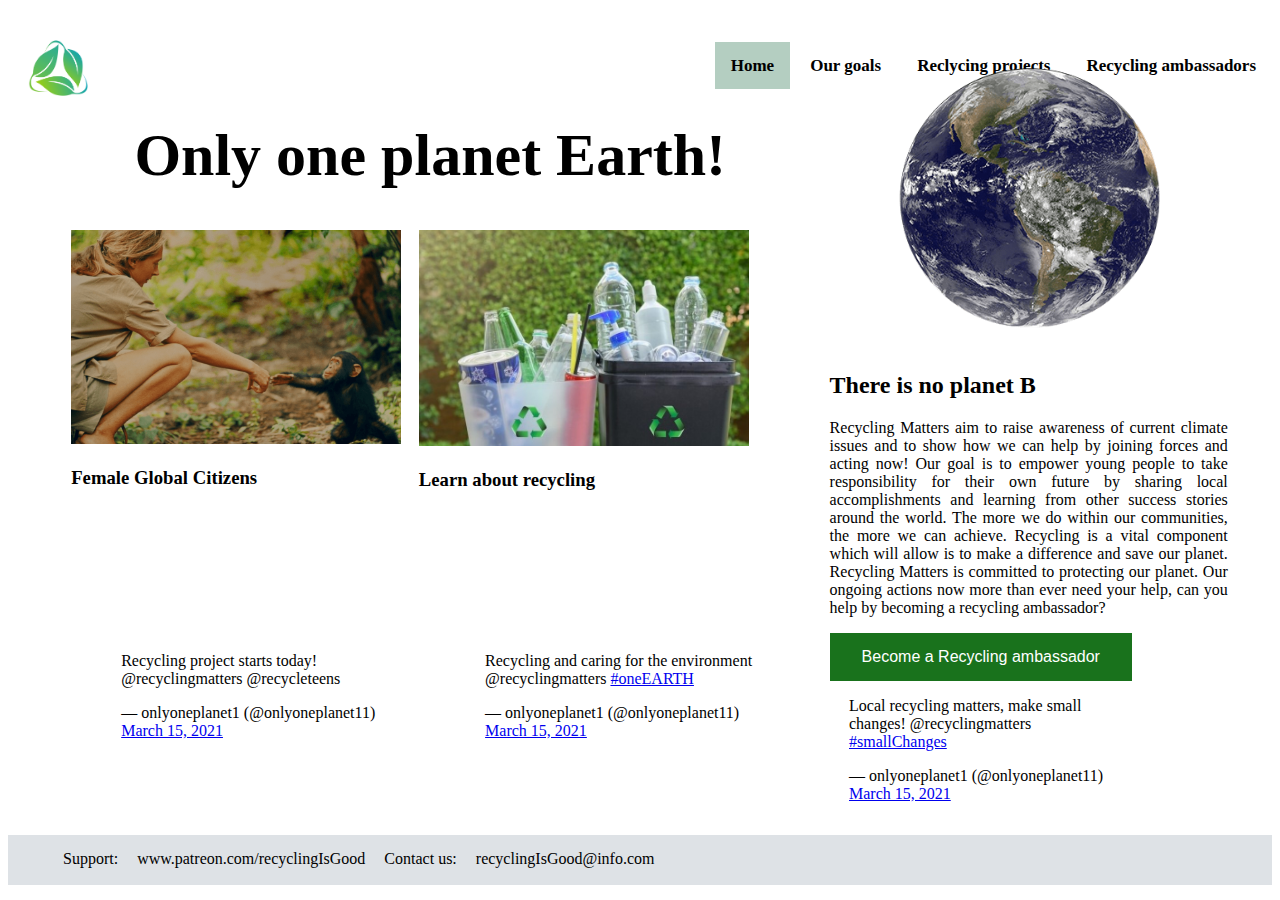
<file: index.html>
<!DOCTYPE html>
<html lang="en">

<head>
    <meta charset="UTF-8" />
    <meta http-equiv="X-UA-Compatible" content="IE=edge" />
    <meta name="viewport" content="width=device-width, initial-scale=1.0" />
    <script async src="https://platform.twitter.com/widgets.js" charset="utf-8"></script>
    <title>Only one planet Earth</title>
    <link rel="stylesheet" href="./css/style.css" />
    <link rel="Javascript" href="groupP.js" />
    <link rel="form" href="signup/form.html" />
</head>

<body>
    <nav class="navbar-nav">
        <img id="leaf-logo" src="./images/leaf-logo.png" alt="leaf recycle logo">
        <ul>
            <li><a class='active-page' href="index.html">Home</a></li>
            <li><a class="nav-link" href="ourgoals.html">Our goals</a></li>
            <li><a class="nav-link" href="recyclingprojects.html">Reclycing projects</a></li>
            <li><a class="nav-link" href="recyclingambassadors.html">Recycling ambassadors </a></li>
        </ul>
    </nav>

    <h1>Only one planet Earth!</h1>

    <div class="articles">
        <div>
            <img src="./images/global-citizens.png" />
            <h3>Female Global Citizens</h3>
        </div>
        <div>
            <img src="./images/recycling.jpg" alt="reclycing" />
            <h3>Learn about recycling</h3>
        </div>
    </div>

    <div id="planetB">
        <img src="./images/earth1.png" alt="planet earth" />
        <h2>There is no planet B</h2>
        <p>
            Recycling Matters aim to raise awareness of current climate issues and to show how we can help by joining forces and acting now! Our goal is to empower young people to take responsibility for their own future by sharing local accomplishments and learning
            from other success stories around the world. The more we do within our communities, the more we can achieve. Recycling is a vital component which will allow is to make a difference and save our planet. Recycling Matters is committed to protecting
            our planet. Our ongoing actions now more than ever need your help, can you help by becoming a recycling ambassador?
        </p>
        <button class="join">
        <a class="btn btn-primary" href="signup/form.html" role="Button">Become a Recycling ambassador</a>
      </button>
    </div>

    <div class="tweets">
        <div>
            <blockquote class="twitter-tweet">
                <p lang="en" dir="ltr">
                    Recycling project starts today! @recyclingmatters @recycleteens
                </p>
                &mdash; onlyoneplanet1 (@onlyoneplanet11)
                <a href="https://twitter.com/onlyoneplanet11/status/1371473548842258433?ref_src=twsrc%5Etfw">March 15, 2021</a
          >
        </blockquote>
      </div>
      <div>
        <blockquote class="twitter-tweet">
          <p lang="en" dir="ltr">
            Recycling and caring for the environment @recyclingmatters
            <a
              href="https://twitter.com/hashtag/oneEARTH?src=hash&amp;ref_src=twsrc%5Etfw"
              >#oneEARTH</a
            >
          </p>
          &mdash; onlyoneplanet1 (@onlyoneplanet11)
          <a
            href="https://twitter.com/onlyoneplanet11/status/1371473852509908993?ref_src=twsrc%5Etfw"
            >March 15, 2021</a
          >
        </blockquote>
      </div>
      <div>
        <blockquote class="twitter-tweet">
          <p lang="en" dir="ltr">
            Local recycling matters, make small changes! @recyclingmatters
            <a
              href="https://twitter.com/hashtag/smallChanges?src=hash&amp;ref_src=twsrc%5Etfw"
              >#smallChanges</a
            >
          </p>
          &mdash; onlyoneplanet1 (@onlyoneplanet11)
          <a
            href="https://twitter.com/onlyoneplanet11/status/1371474060106989570?ref_src=twsrc%5Etfw"
            >March 15, 2021</a
          >
        </blockquote>
      </div>
    </div>
    <footer>
      <ul>
          <li>Support:</li>
          <li>www.patreon.com/recyclingIsGood</li>
          <li>Contact us:</li>
          <li>recyclingIsGood@info.com</li>
      </ul>
  </footer>
  </body>
</html>
</file>
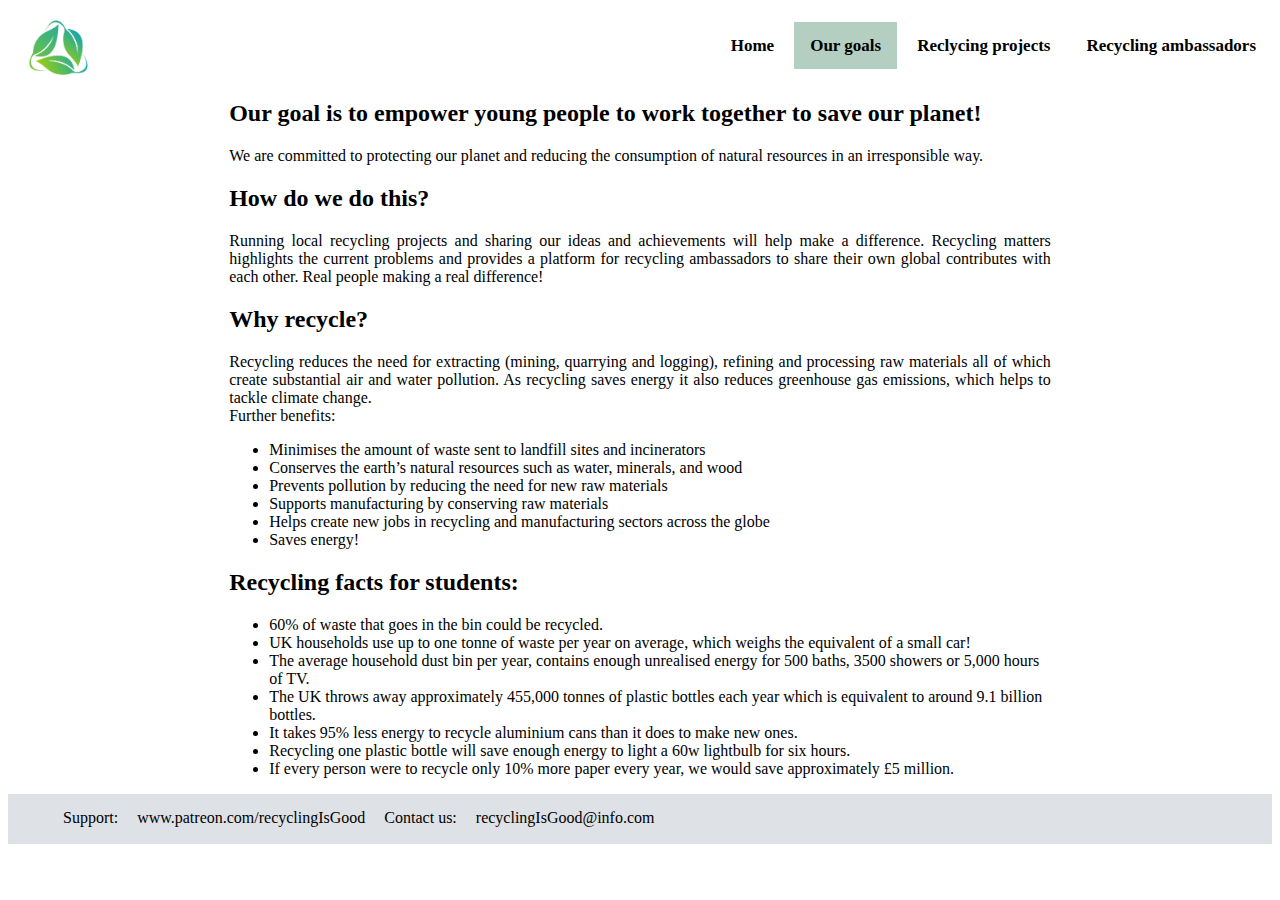
<file: ourgoals.html>
<!DOCTYPE html>
<html lang="en">

<head>
    <meta charset="UTF-8" />
    <meta http-equiv="X-UA-Compatible" content="IE=edge" />
    <meta name="viewport" content="width=device-width, initial-scale=1.0" />
    <title>Only one planet Earth</title>
    <link rel="stylesheet" href="./css/style.css" />
    <link rel="Javascript" href="groupP.js" />
</head>

<body>

    <nav class="navbar-nav">
        <img id="leaf-logo" src="./images/leaf-logo.png" alt="leaf recycle logo">
        <ul>
            <li><a class="nav-link" href="index.html">Home</a></li>
            <li><a class='active-page' href="ourgoals.html">Our goals</a></li>
            <li><a class="nav-link" href="recyclingprojects.html">Reclycing projects</a></li>
            <li><a class="nav-link" href="recyclingambassadors.html">Recycling ambassadors </a></li>
        </ul>
    </nav>
    <div class="text2">
        <h2>Our goal is to empower young people to work together to save our planet!</h2>
        <p>We are committed to protecting our planet and reducing the consumption of natural resources in an irresponsible way.</p>
        <h2>How do we do this?</h2>
        <p>Running local recycling projects and sharing our ideas and achievements will help make a difference. Recycling matters highlights the current problems and provides a platform for recycling ambassadors to share their own global contributes with
            each other. Real people making a real difference!</p>
        <h2>Why recycle?</h2>
        <p>Recycling reduces the need for extracting (mining, quarrying and logging), refining and processing raw materials all of which create substantial air and water pollution. As recycling saves energy it also reduces greenhouse gas emissions, which
            helps to tackle climate change.<br>Further benefits:</p>
        <ul>
            <li>Minimises the amount of waste sent to landfill sites and incinerators</li>
            <li>Conserves the earth’s natural resources such as water, minerals, and wood</li>
            <li>Prevents pollution by reducing the need for new raw materials</li>
            <li>Supports manufacturing by conserving raw materials</li>
            <li>Helps create new jobs in recycling and manufacturing sectors across the globe</li>
            <li>Saves energy!</li>
        </ul>
        <h2>Recycling facts for students:</h2>
        <ul>
            <li>60% of waste that goes in the bin could be recycled.</li>
            <li>UK households use up to one tonne of waste per year on average, which weighs the equivalent of a small car!</li>
            <li>The average household dust bin per year, contains enough unrealised energy for 500 baths, 3500 showers or 5,000 hours of TV.</li>
            <li>The UK throws away approximately 455,000 tonnes of plastic bottles each year which is equivalent to around 9.1 billion bottles.</li>
            <li>It takes 95% less energy to recycle aluminium cans than it does to make new ones.</li>
            <li>Recycling one plastic bottle will save enough energy to light a 60w lightbulb for six hours.</li>
            <li>If every person were to recycle only 10% more paper every year, we would save approximately £5 million.</li>
        </ul>
    </div>

    <footer>
        <ul>
            <li>Support:</li>
            <li>www.patreon.com/recyclingIsGood</li>
            <li>Contact us:</li>
            <li>recyclingIsGood@info.com</li>
        </ul>
    </footer>
</body>

</html>
</file>
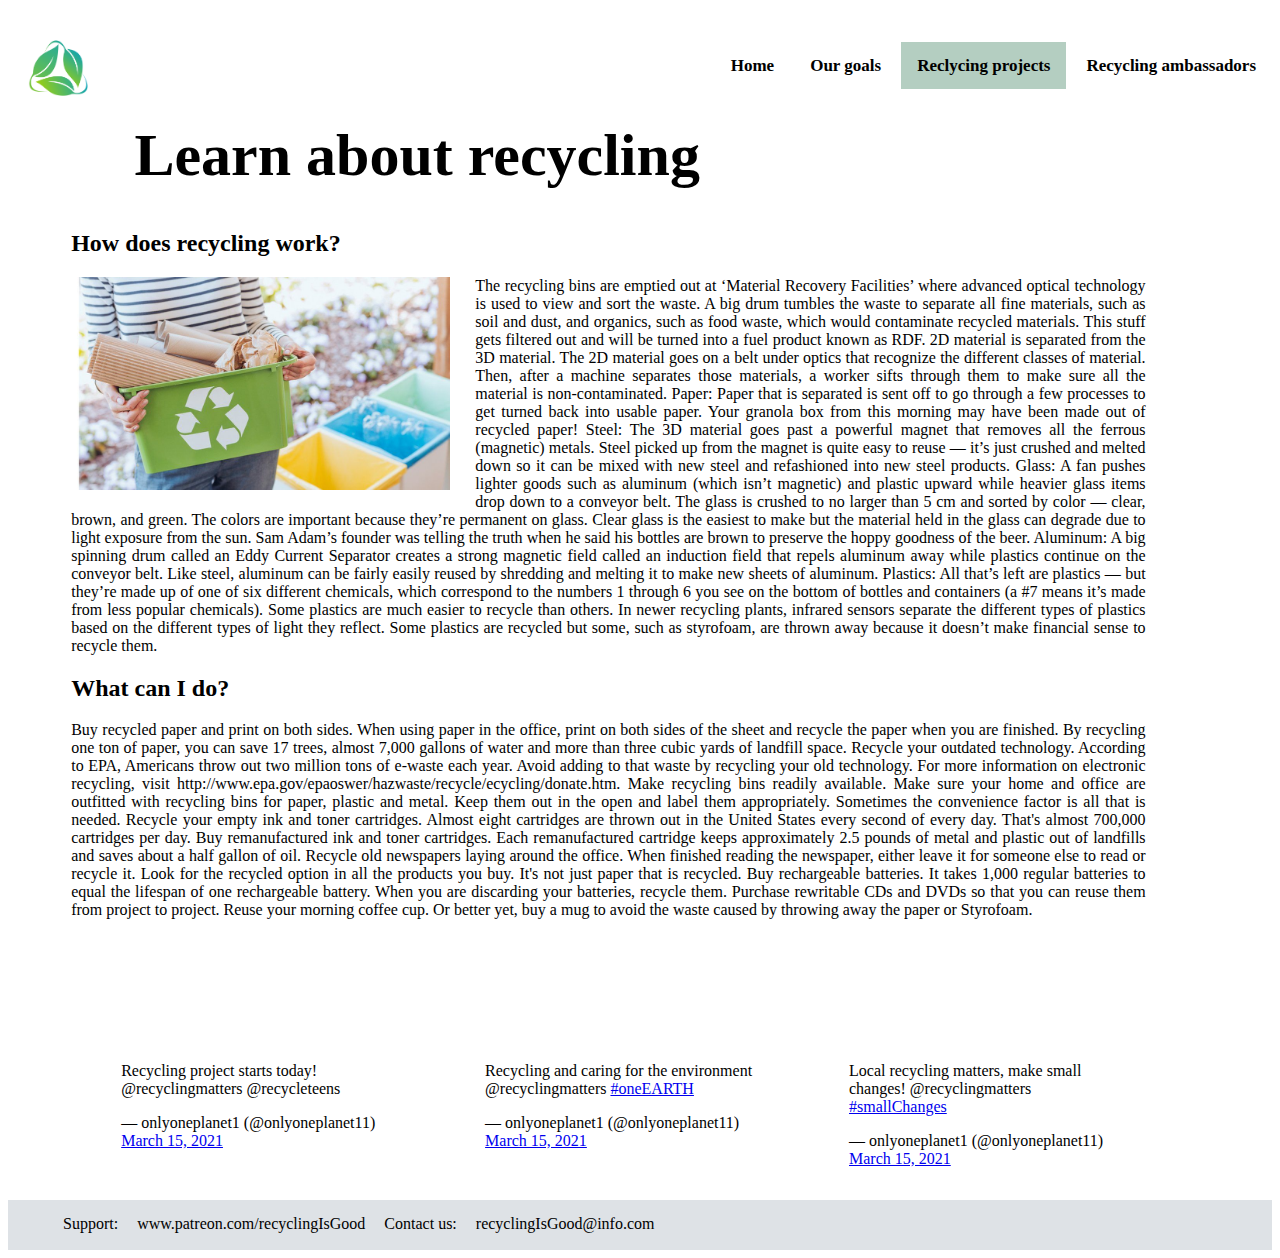
<file: recyclingprojects.html>
<!DOCTYPE html>
<html lang="en">

<head>
    <meta charset="UTF-8" />
    <meta http-equiv="X-UA-Compatible" content="IE=edge" />
    <meta name="viewport" content="width=device-width, initial-scale=1.0" />
    <script async src="https://platform.twitter.com/widgets.js" charset="utf-8"></script>
    <title>Only one planet Earth</title>
    <link rel="stylesheet" href="./css/style.css" />
    <link rel="Javascript" href="groupP.js" />
</head>

<body>

    <nav class="navbar-nav">
        <img id="leaf-logo" src="./images/leaf-logo.png" alt="leaf recycle logo">
        <ul>
            <li><a class="nav-link" href="index.html">Home</a></li>
            <li><a class="nav-link" href="ourgoals.html">Our goals</a></li>
            <li><a class='active-page' href="recyclingprojects.html">Reclycing projects</a></li>
            <li><a class="nav-link" href="recyclingambassadors.html">Recycling ambassadors </a></li>
        </ul>
    </nav>

    <h1>Learn about recycling</h1>
    <div id="recyclingProjects">
        <h2>How does recycling work?</h2>
        <img src="./images/cardboard.jpg">
        <p>
            The recycling bins are emptied out at ‘Material Recovery Facilities’ where advanced optical technology is used to view and sort the waste. A big drum tumbles the waste to separate all fine materials, such as soil and dust, and organics, such as food waste,
            which would contaminate recycled materials. This stuff gets filtered out and will be turned into a fuel product known as RDF. 2D material is separated from the 3D material. The 2D material goes on a belt under optics that recognize the different
            classes of material. Then, after a machine separates those materials, a worker sifts through them to make sure all the material is non-contaminated. Paper: Paper that is separated is sent off to go through a few processes to get turned back
            into usable paper. Your granola box from this morning may have been made out of recycled paper! Steel: The 3D material goes past a powerful magnet that removes all the ferrous (magnetic) metals. Steel picked up from the magnet is quite easy
            to reuse — it’s just crushed and melted down so it can be mixed with new steel and refashioned into new steel products. Glass: A fan pushes lighter goods such as aluminum (which isn’t magnetic) and plastic upward while heavier glass items
            drop down to a conveyor belt. The glass is crushed to no larger than 5 cm and sorted by color — clear, brown, and green. The colors are important because they’re permanent on glass. Clear glass is the easiest to make but the material held
            in the glass can degrade due to light exposure from the sun. Sam Adam’s founder was telling the truth when he said his bottles are brown to preserve the hoppy goodness of the beer. Aluminum: A big spinning drum called an Eddy Current Separator
            creates a strong magnetic field called an induction field that repels aluminum away while plastics continue on the conveyor belt. Like steel, aluminum can be fairly easily reused by shredding and melting it to make new sheets of aluminum.
            Plastics: All that’s left are plastics — but they’re made up of one of six different chemicals, which correspond to the numbers 1 through 6 you see on the bottom of bottles and containers (a #7 means it’s made from less popular chemicals).
            Some plastics are much easier to recycle than others. In newer recycling plants, infrared sensors separate the different types of plastics based on the different types of light they reflect. Some plastics are recycled but some, such as styrofoam,
            are thrown away because it doesn’t make financial sense to recycle them.
        </p>


        <h2>What can I do?</h2>
        <p>
            Buy recycled paper and print on both sides. When using paper in the office, print on both sides of the sheet and recycle the paper when you are finished. By recycling one ton of paper, you can save 17 trees, almost 7,000 gallons of water and more than
            three cubic yards of landfill space. Recycle your outdated technology. According to EPA, Americans throw out two million tons of e-waste each year. Avoid adding to that waste by recycling your old technology. For more information on electronic
            recycling, visit http://www.epa.gov/epaoswer/hazwaste/recycle/ecycling/donate.htm. Make recycling bins readily available. Make sure your home and office are outfitted with recycling bins for paper, plastic and metal. Keep them out in the open
            and label them appropriately. Sometimes the convenience factor is all that is needed. Recycle your empty ink and toner cartridges. Almost eight cartridges are thrown out in the United States every second of every day. That's almost 700,000
            cartridges per day. Buy remanufactured ink and toner cartridges. Each remanufactured cartridge keeps approximately 2.5 pounds of metal and plastic out of landfills and saves about a half gallon of oil. Recycle old newspapers laying around
            the office. When finished reading the newspaper, either leave it for someone else to read or recycle it. Look for the recycled option in all the products you buy. It's not just paper that is recycled. Buy rechargeable batteries. It takes 1,000
            regular batteries to equal the lifespan of one rechargeable battery. When you are discarding your batteries, recycle them. Purchase rewritable CDs and DVDs so that you can reuse them from project to project. Reuse your morning coffee cup.
            Or better yet, buy a mug to avoid the waste caused by throwing away the paper or Styrofoam.
        </p>
    </div>
    <div class="tweets">
        <div>
            <blockquote class="twitter-tweet">
                <p lang="en" dir="ltr">
                    Recycling project starts today! @recyclingmatters @recycleteens
                </p>
                &mdash; onlyoneplanet1 (@onlyoneplanet11)
                <a href="https://twitter.com/onlyoneplanet11/status/1371473548842258433?ref_src=twsrc%5Etfw">March 15, 2021</a>
            </blockquote>
        </div>
        <div>
            <blockquote class="twitter-tweet">
                <p lang="en" dir="ltr">
                    Recycling and caring for the environment @recyclingmatters
                    <a href="https://twitter.com/hashtag/oneEARTH?src=hash&amp;ref_src=twsrc%5Etfw">#oneEARTH</a>
                </p>
                &mdash; onlyoneplanet1 (@onlyoneplanet11)
                <a href="https://twitter.com/onlyoneplanet11/status/1371473852509908993?ref_src=twsrc%5Etfw">March 15, 2021</a>
            </blockquote>
        </div>
        <div>
            <blockquote class="twitter-tweet">
                <p lang="en" dir="ltr">
                    Local recycling matters, make small changes! @recyclingmatters
                    <a href="https://twitter.com/hashtag/smallChanges?src=hash&amp;ref_src=twsrc%5Etfw">#smallChanges</a>
                </p>
                &mdash; onlyoneplanet1 (@onlyoneplanet11)
                <a href="https://twitter.com/onlyoneplanet11/status/1371474060106989570?ref_src=twsrc%5Etfw">March 15, 2021</a>
            </blockquote>
        </div>
    </div>
    <footer>
        <ul>
            <li>Support:</li>
            <li>www.patreon.com/recyclingIsGood</li>
            <li>Contact us:</li>
            <li>recyclingIsGood@info.com</li>
        </ul>
    </footer>
</body>

</html>
</file>
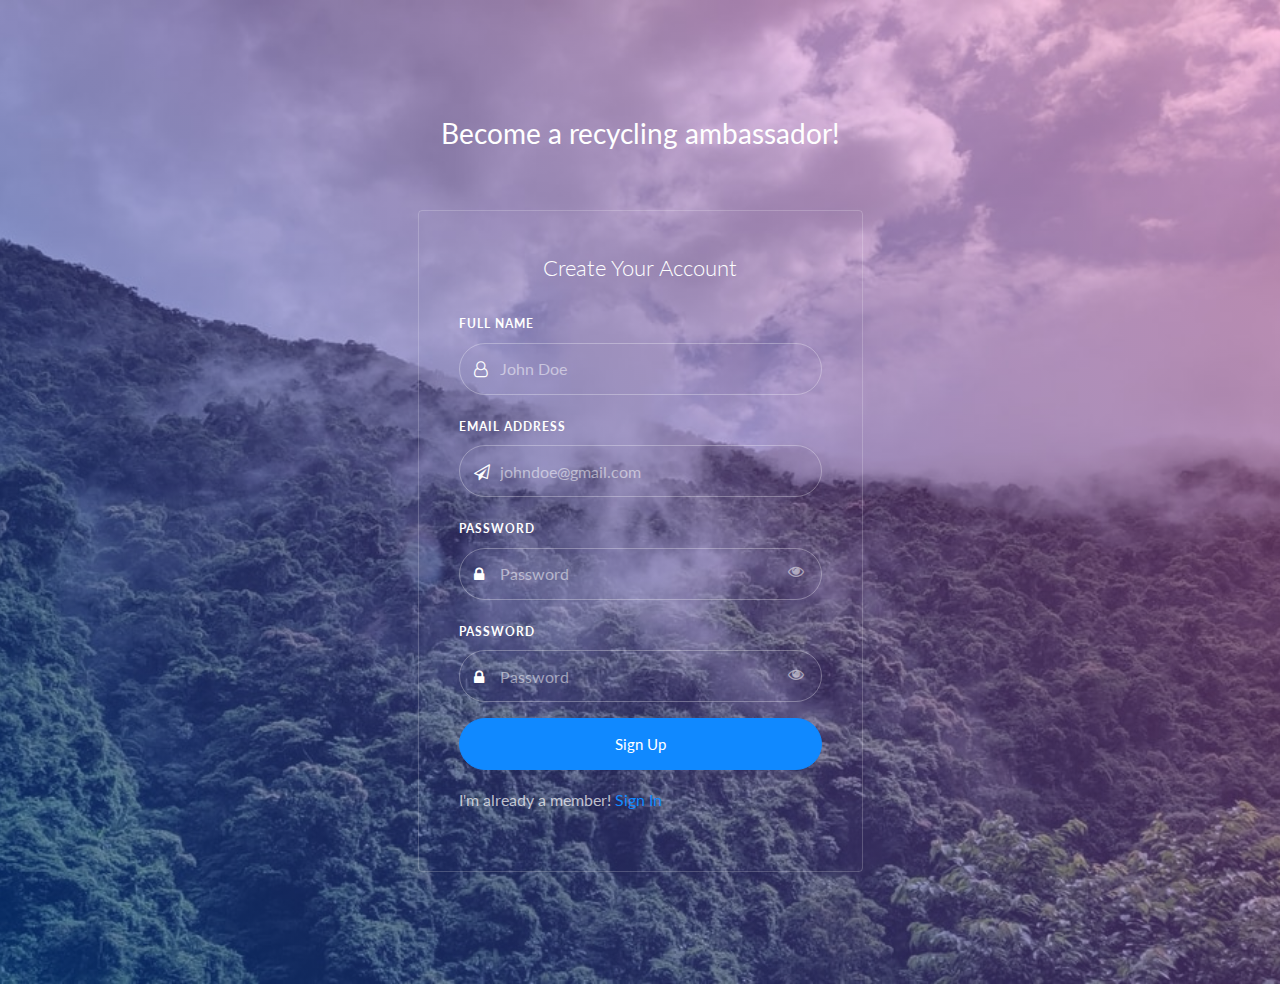
<file: signup/form.html>
<!DOCTYPE html>
<html lang="en">

<head>
    <title>Become a recycling ambassador</title>
    <meta charset="utf-8" />
    <meta name="viewport" content="width=device-width, initial-scale=1, shrink-to-fit=no" />

    <link href="https://fonts.googleapis.com/css?family=Lato:300,400,700&display=swap" rel="stylesheet" />

    <link rel="stylesheet" href="https://stackpath.bootstrapcdn.com/font-awesome/4.7.0/css/font-awesome.min.css" />

    <link rel="stylesheet" href="css/style.css" />
</head>

<body class="img" style="background-image: url(images/forest.jpg)">
    <section class="ftco-section">
        <div class="container">
            <div class="row justify-content-center">
                <div class="col-md-6 text-center mb-5">
                    <h2 class="heading-section">Become a recycling ambassador!</h2>
                </div>
            </div>
            <div class="row justify-content-center">
                <div class="col-md-7 col-lg-5">
                    <div class="login-wrap">
                        <h3 class="text-center mb-4">Create Your Account</h3>
                        <form action="#" class="signup-form">
                            <div class="form-group mb-3">
                                <label class="label" for="name">Full Name</label>
                                <input type="text" class="form-control" placeholder="John Doe" />
                                <span class="icon fa fa-user-o"></span>
                            </div>
                            <div class="form-group mb-3">
                                <label class="label" for="email">Email Address</label>
                                <input type="text" class="form-control" placeholder="johndoe@gmail.com" />
                                <span class="icon fa fa-paper-plane-o"></span>
                            </div>
                            <div class="form-group mb-3">
                                <label class="label" for="password">Password</label>
                                <input id="password" type="password" class="form-control" placeholder="Password" />
                                <span toggle="#password" class="fa fa-fw fa-eye field-icon toggle-password"></span>
                                <span class="icon fa fa-lock"></span>
                            </div>
                            <div class="form-group mb-3">
                                <label class="label" for="password">Password</label>
                                <input id="password-confirm" type="password" class="form-control" placeholder="Password" />
                                <span toggle="#password-confirm" class="fa fa-fw fa-eye field-icon toggle-password"></span>
                                <span class="icon fa fa-lock"></span>
                            </div>
                            <div class="form-group">
                                <button type="submit" class="form-control btn btn-primary submit px-3">
                    Sign Up
                  </button>
                            </div>
                        </form>
                        <p>
                            I'm already a member!
                            <a data-toggle="tab" href="#signin">Sign In</a>
                        </p>
                    </div>
                </div>
            </div>
        </div>
    </section>

    <script src="js/jquery.min.js"></script>
    <script src="js/popper.js"></script>
    <script src="js/bootstrap.min.js"></script>
    <script src="js/main.js"></script>
</body>

</html>
</file>
<file: css/style.css>
/* navbar */

.navbar-nav {
    overflow: hidden;
    float: right;
    width: 100%;
}

.navbar-nav img {
    max-width: 60px;
    float: left;
    padding-left: 20px;
    padding-bottom: 25px;
}

.navbar-nav ul {
    float: right;
}

.navbar-nav li {
    display: inline;
}

.navbar-nav a {
    font-weight: bold;
    text-align: center;
    text-decoration: none;
    font-size: 17px;
    color: black;
    padding: 14px 16px;
}

.navbar-nav a:hover {
    color: #344E41;
    font-size: 18px;
}

.active-page {
    background-color: #81ac9798;
}


/* heading */

h1 {
    padding-left: 10%;
    font-size: 60px;
}


/* articles */

.articles {
    max-width: 55%;
    padding-left: 5%;
}

.articles:after {
    content: "";
    display: table;
    clear: both;
}

.articles div {
    float: left;
    width: 50%;
}

.articles img {
    max-width: 95%;
}


/* no planet b div */

#planetB {
    max-width: 35%;
    float: right;
    margin-top: -460px;
}

#planetB img {
    max-width: 90%;
}

#planetB p {
    max-width: 90%;
    text-align: justify;
}


/* tweets */

.tweets {
    margin-left: 5%;
    margin-top: 10%;
    width: 100%;
}

.tweets:after {
    content: "";
    display: grid;
    clear: both;
}

.tweets div {
    float: left;
    width: 28%;
    padding-left: 10px;
}


/* footer */

footer {
    position: relative;
    bottom: 0;
    width: 100%;
    background-color: #dee2e6;
    color: black;
    text-align: left;
    height: 50px;
}

footer ul {
    padding-top: 15px;
}

footer li {
    display: inline;
    margin-left: 15px;
}


/* Recycling projects text */

#recyclingProjects {
    width: 100%;
    padding-left: 5%;
}

#recyclingProjects p {
    text-align: justify;
    width: 85%;
}

#recyclingProjects img {
    max-width: 30%;
    padding-bottom: 10px;
    padding-right: 25px;
    float: inline-start;
}


/*div for three columns*/

#txt {
    max-width: 100%;
    padding-left: 5%;
}

#txt:after {
    content: "";
    display: table;
    clear: both;
}

#txt div {
    float: left;
    width: 30%;
    padding-right: 20px;
}

#txt h4 {
    padding-left: 15px;
}

#txt li {
    text-align: justify;
}


/* Recycling ambassadors and our goals text*/

.text2 {
    width: 65%;
    margin: 0 auto;
}

.text2 h1 {
    padding-left: 5%;
    font-size: 45px;
}

.text2 p {
    text-align: justify;
}


/* Button */

.join {
    background-color: #19721c;
    border: none;
    padding: 15px 32px;
}

.join a {
    text-align: center;
    text-decoration: none;
    font-size: 16px;
    color: white;
}
</file>
